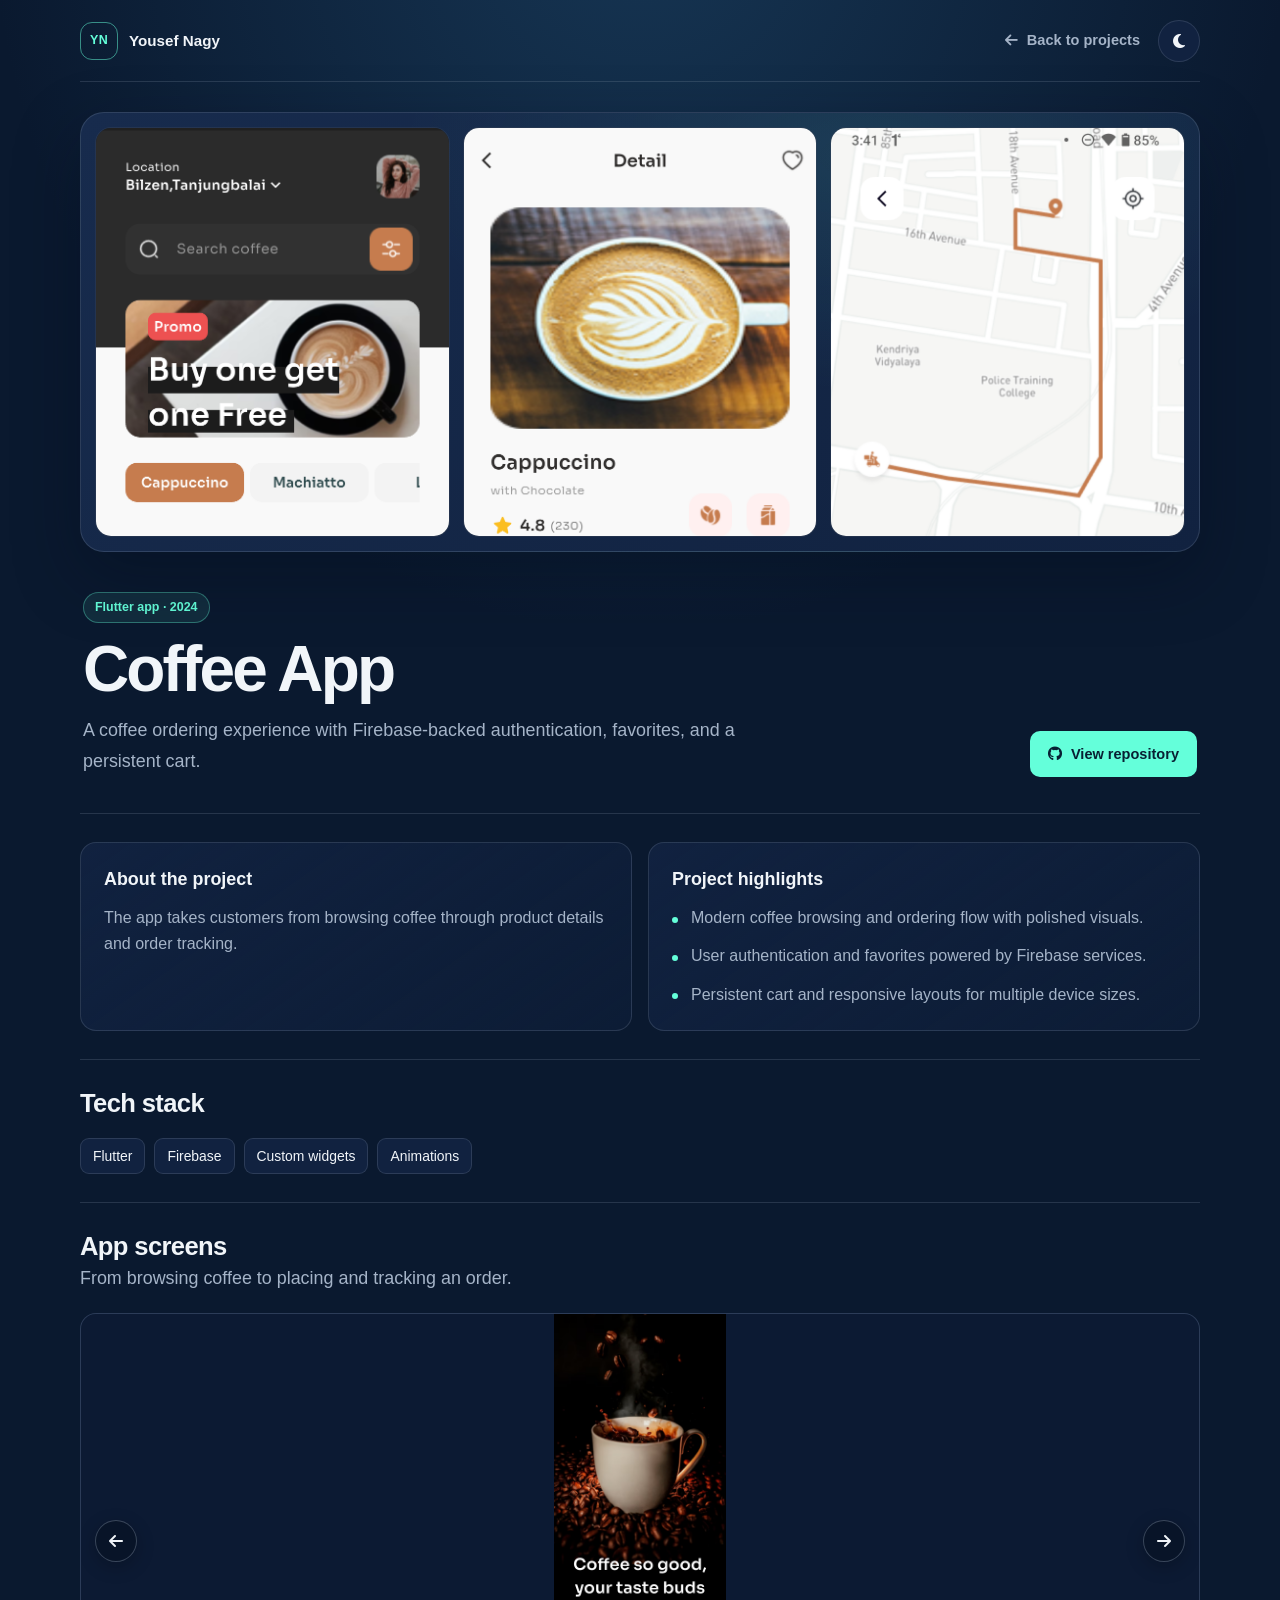
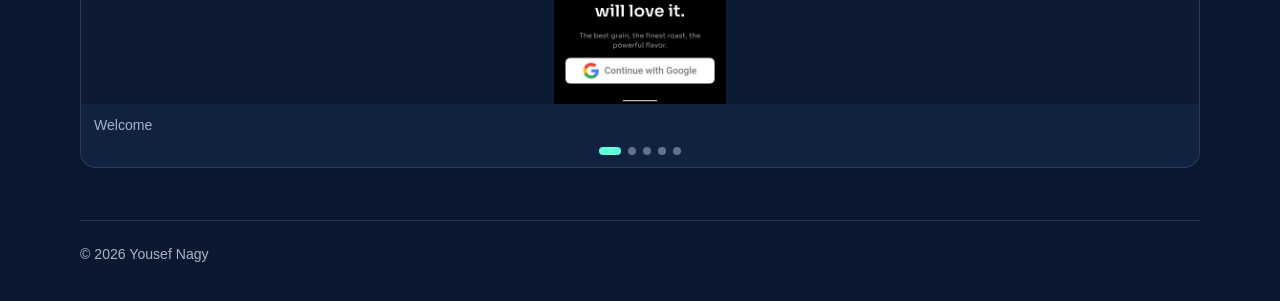
<file: projects/coffee-app.html>
<!DOCTYPE html>
<html lang="en">
<head>
    <meta charset="UTF-8">
    <meta name="viewport" content="width=device-width, initial-scale=1.0">
    <meta name="theme-color" content="#0a192f">
    <meta name="description" content="A Flutter coffee ordering app featuring Firebase authentication, favorites, a persistent cart, and order tracking.">
    <meta property="og:title" content="Coffee App | Yousef Nagy">
    <meta property="og:description" content="A Flutter coffee ordering app featuring Firebase authentication, favorites, a persistent cart, and order tracking.">
    <meta property="og:type" content="article">
    <meta name="twitter:card" content="summary">
    <meta name="twitter:title" content="Coffee App | Yousef Nagy">
    <meta name="twitter:description" content="A Flutter coffee ordering app featuring Firebase authentication, favorites, a persistent cart, and order tracking.">
    <link rel="icon" type="image/svg+xml" href="../favicon.svg">
    <title>Coffee App | Yousef Nagy</title>
    <link rel="stylesheet" href="project-page.css">
    <link rel="stylesheet" href="https://cdnjs.cloudflare.com/ajax/libs/font-awesome/6.4.0/css/all.min.css">
</head>
<body>
    <a class="skip-link" href="#project-content">Skip to main content</a>
    <nav class="container top-bar" aria-label="Main navigation"><a class="brand" href="../index.html"><span class="brand-mark">YN</span><span>Yousef Nagy</span></a><div class="top-actions"><a class="back-link" href="../index.html#projects"><i class="fas fa-arrow-left" aria-hidden="true"></i>Back to projects</a><button id="project-theme-toggle" class="icon-btn" type="button" aria-label="Switch to light theme"><i class="fas fa-moon" aria-hidden="true"></i></button></div></nav>
    <main class="project-page" id="project-content">
        <section class="media-stage media-stage--screens" aria-label="Coffee App screens"><div class="media-feature"><img src="../img/CoffeApp/home.png" alt="Coffee App home and coffee browsing screen" fetchpriority="high"></div><div class="media-detail"><img src="../img/CoffeApp/product details.png" alt="Coffee App product details screen" loading="lazy" decoding="async"></div><div class="media-detail"><img src="../img/CoffeApp/track order.png" alt="Coffee App order tracking screen" loading="lazy" decoding="async"></div></section>
        <header class="project-intro"><div class="intro-copy"><span class="meta-badge">Flutter app · 2024</span><h1>Coffee App</h1><p class="lead">A coffee ordering experience with Firebase-backed authentication, favorites, and a persistent cart.</p></div><div class="actions"><a class="btn btn-primary" href="https://github.com/yousefnagy322/Coffee-App" target="_blank" rel="noopener noreferrer"><i class="fab fa-github" aria-hidden="true"></i>View repository</a></div></header>
        <section class="project-section overview-grid" aria-label="Project overview"><article class="project-panel"><h2>About the project</h2><p>The app takes customers from browsing coffee through product details and order tracking.</p></article><article class="project-panel"><h2>Project highlights</h2><ul class="highlights"><li>Modern coffee browsing and ordering flow with polished visuals.</li><li>User authentication and favorites powered by Firebase services.</li><li>Persistent cart and responsive layouts for multiple device sizes.</li></ul></article></section>
        <section class="project-section"><h2>Tech stack</h2><ul class="stack-list"><li class="chip">Flutter</li><li class="chip">Firebase</li><li class="chip">Custom widgets</li><li class="chip">Animations</li></ul></section>
        <section class="project-section screenshots-section"><div class="section-heading"><div><h2>App screens</h2><p class="lead">From browsing coffee to placing and tracking an order.</p></div><div class="gallery-tools"><span class="gallery-count" data-gallery-count aria-live="polite"></span><button class="gallery-button" data-gallery-prev type="button" aria-label="Previous screenshot" disabled><i class="fas fa-arrow-left" aria-hidden="true"></i></button><button class="gallery-button" data-gallery-next type="button" aria-label="Next screenshot"><i class="fas fa-arrow-right" aria-hidden="true"></i></button></div></div>
            <div class="gallery" data-gallery data-image-carousel id="coffee-gallery" role="region" aria-roledescription="carousel" tabindex="0" aria-label="Coffee App screenshot gallery"><figure class="shot" data-carousel-slide><img src="../img/CoffeApp/Splash.png" alt="Coffee App welcome screen" loading="lazy" decoding="async"><figcaption>Welcome</figcaption></figure><figure class="shot" data-carousel-slide><img src="../img/CoffeApp/home.png" alt="Coffee App coffee browsing screen" loading="lazy" decoding="async"><figcaption>Coffee browsing</figcaption></figure><figure class="shot" data-carousel-slide><img src="../img/CoffeApp/product details.png" alt="Coffee App product details" loading="lazy" decoding="async"><figcaption>Product details</figcaption></figure><figure class="shot" data-carousel-slide><img src="../img/CoffeApp/order summery.png" alt="Coffee App order summary" loading="lazy" decoding="async"><figcaption>Order summary</figcaption></figure><figure class="shot" data-carousel-slide><img src="../img/CoffeApp/track order.png" alt="Coffee App order tracking" loading="lazy" decoding="async"><figcaption>Track order</figcaption></figure></div>
            <div class="carousel-pagination gallery-pagination" data-carousel-pagination aria-label="Choose a Coffee App screenshot"></div>
        </section>
        <footer class="footer-note"><p>© <span id="current-year">2026</span> Yousef Nagy</p></footer>
    </main>
    <script src="project-page.js" defer></script>
    <script src="../image-carousel.js" defer></script>
</body>
</html>
</file>
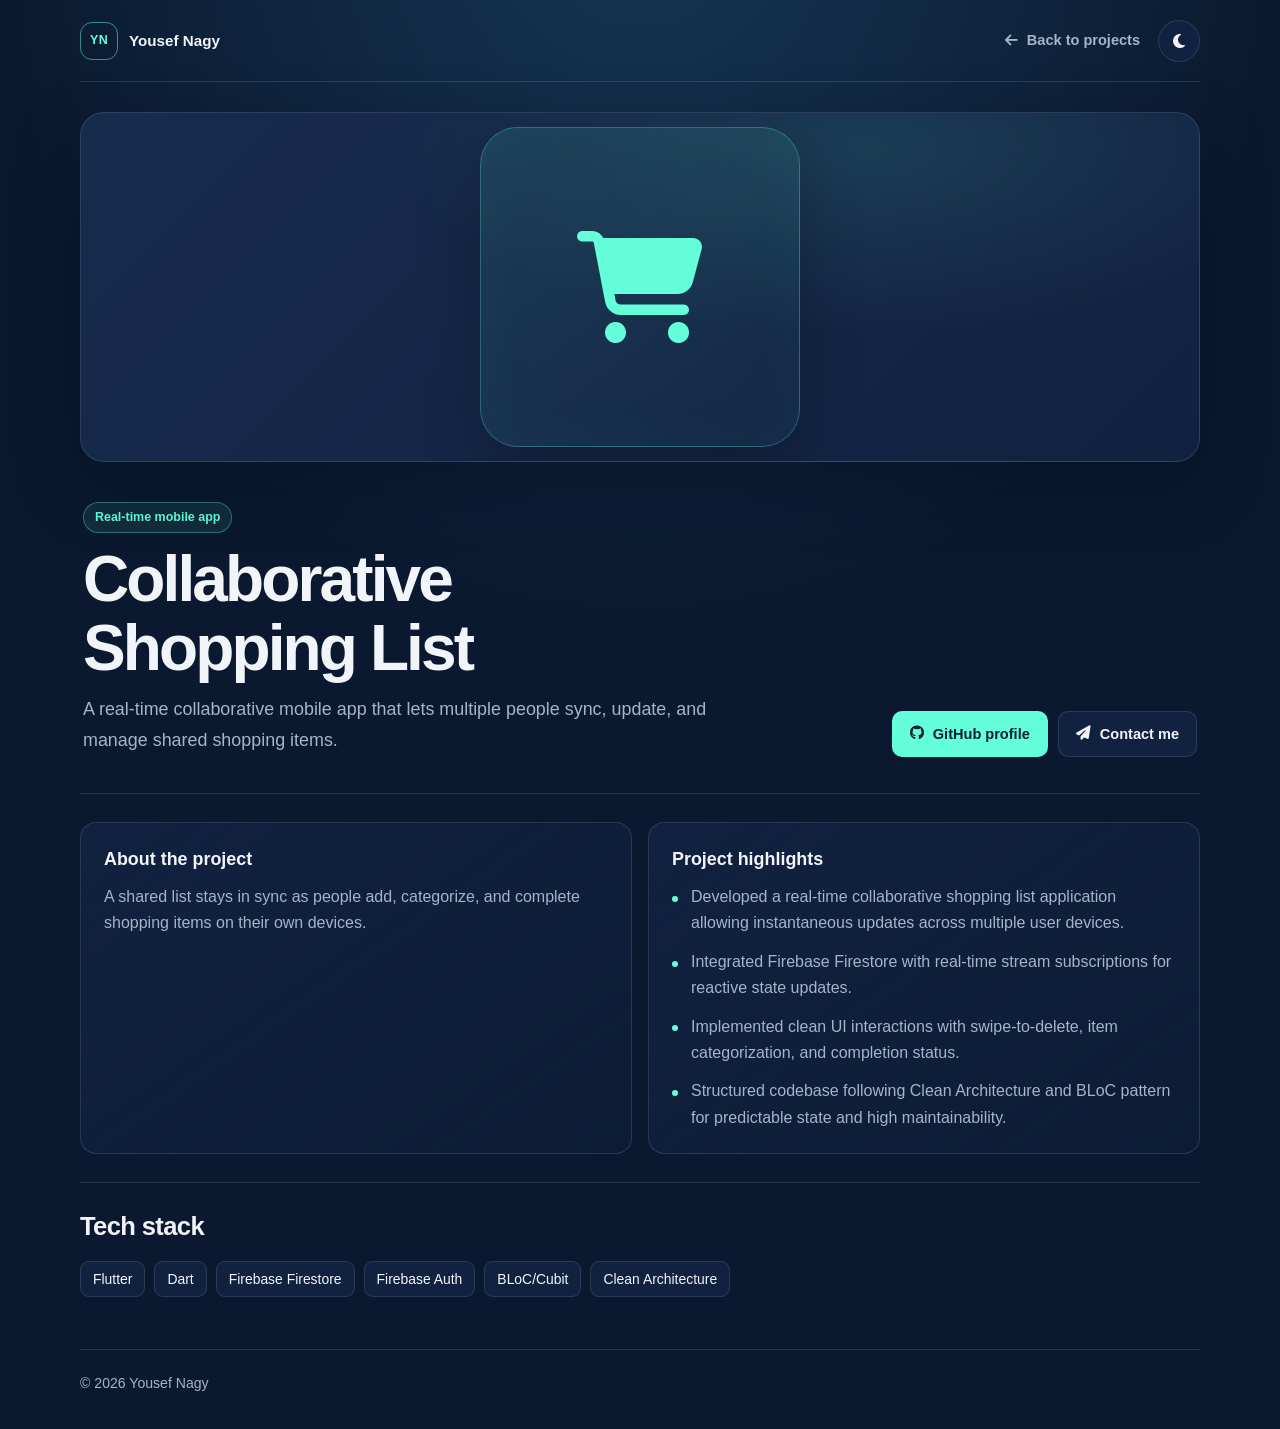
<file: projects/collaborative-shopping-list.html>
<!DOCTYPE html>
<html lang="en">
<head>
    <meta charset="UTF-8">
    <meta name="viewport" content="width=device-width, initial-scale=1.0">
    <meta name="theme-color" content="#0a192f">
    <meta name="description" content="A Flutter shopping list app for shared lists, multi-device synchronization, live updates, and item status tracking with Firebase Firestore.">
    <meta property="og:title" content="Collaborative Shopping List | Yousef Nagy">
    <meta property="og:description" content="A Flutter shopping list app for shared lists, multi-device synchronization, live updates, and item status tracking with Firebase Firestore.">
    <meta property="og:type" content="article">
    <meta name="twitter:card" content="summary">
    <meta name="twitter:title" content="Collaborative Shopping List | Yousef Nagy">
    <meta name="twitter:description" content="A Flutter shopping list app for shared lists, multi-device synchronization, live updates, and item status tracking with Firebase Firestore.">
    <link rel="icon" type="image/svg+xml" href="../favicon.svg">
    <title>Collaborative Shopping List | Yousef Nagy</title>
    <link rel="stylesheet" href="project-page.css">
    <link rel="stylesheet" href="https://cdnjs.cloudflare.com/ajax/libs/font-awesome/6.4.0/css/all.min.css">
</head>
<body>
    <a class="skip-link" href="#project-content">Skip to main content</a>
    <nav class="container top-bar" aria-label="Main navigation"><a class="brand" href="../index.html"><span class="brand-mark">YN</span><span>Yousef Nagy</span></a><div class="top-actions"><a class="back-link" href="../index.html#projects"><i class="fas fa-arrow-left" aria-hidden="true"></i>Back to projects</a><button id="project-theme-toggle" class="icon-btn" type="button" aria-label="Switch to light theme"><i class="fas fa-moon" aria-hidden="true"></i></button></div></nav>
    <main class="project-page" id="project-content">
        <section class="media-stage media-stage--illustration" aria-label="Collaborative Shopping List project illustration"><div class="project-mark-art" aria-hidden="true"><i class="fas fa-cart-shopping"></i></div></section>
        <header class="project-intro"><div class="intro-copy"><span class="meta-badge">Real-time mobile app</span><h1>Collaborative Shopping List</h1><p class="lead">A real-time collaborative mobile app that lets multiple people sync, update, and manage shared shopping items.</p></div><div class="actions"><a class="btn btn-primary" href="https://github.com/yousefnagy322" target="_blank" rel="noopener noreferrer"><i class="fab fa-github" aria-hidden="true"></i>GitHub profile</a><a class="btn btn-secondary" href="../index.html#contact"><i class="fas fa-paper-plane" aria-hidden="true"></i>Contact me</a></div></header>
        <section class="project-section overview-grid" aria-label="Project overview"><article class="project-panel"><h2>About the project</h2><p>A shared list stays in sync as people add, categorize, and complete shopping items on their own devices.</p></article><article class="project-panel"><h2>Project highlights</h2><ul class="highlights"><li>Developed a real-time collaborative shopping list application allowing instantaneous updates across multiple user devices.</li><li>Integrated Firebase Firestore with real-time stream subscriptions for reactive state updates.</li><li>Implemented clean UI interactions with swipe-to-delete, item categorization, and completion status.</li><li>Structured codebase following Clean Architecture and BLoC pattern for predictable state and high maintainability.</li></ul></article></section>
        <section class="project-section"><h2>Tech stack</h2><ul class="stack-list"><li class="chip">Flutter</li><li class="chip">Dart</li><li class="chip">Firebase Firestore</li><li class="chip">Firebase Auth</li><li class="chip">BLoC/Cubit</li><li class="chip">Clean Architecture</li></ul></section>
        <footer class="footer-note"><p>© <span id="current-year">2026</span> Yousef Nagy</p></footer>
    </main>
    <script src="project-page.js" defer></script>
</body>
</html>
</file>
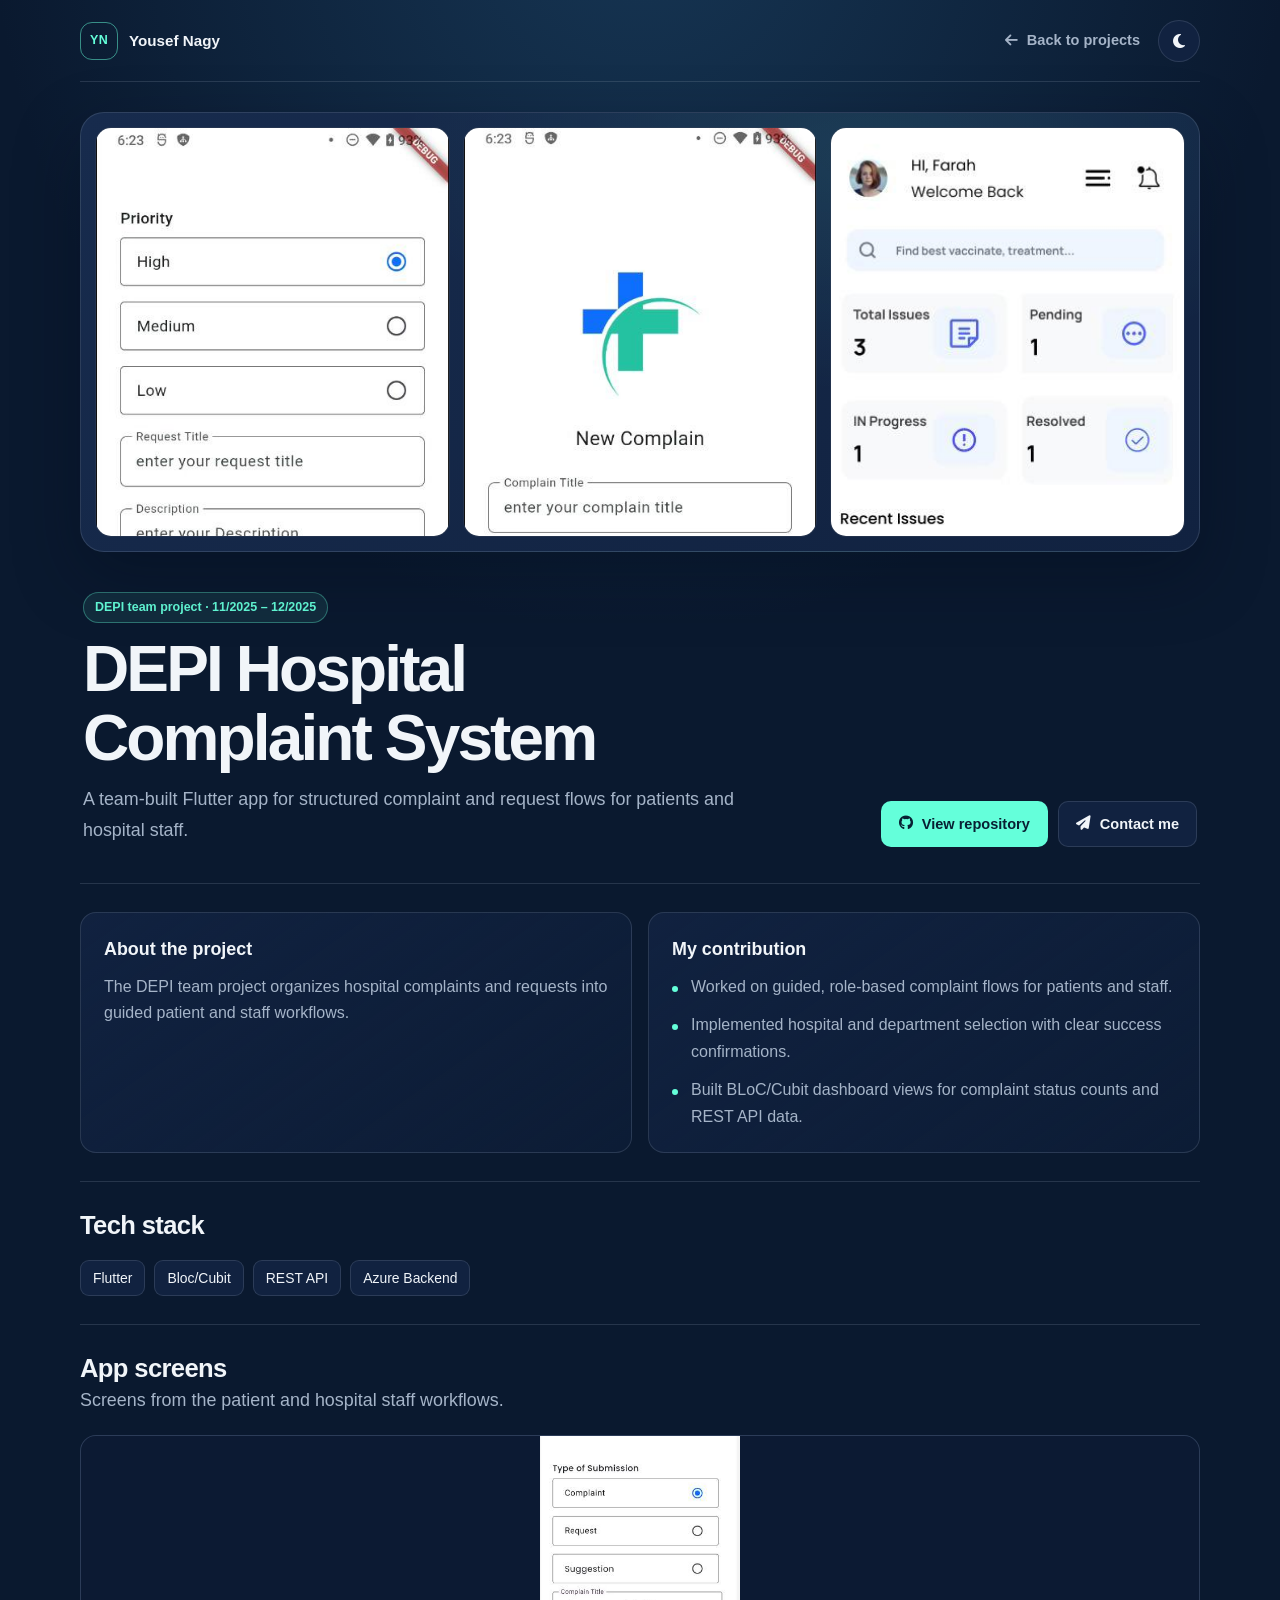
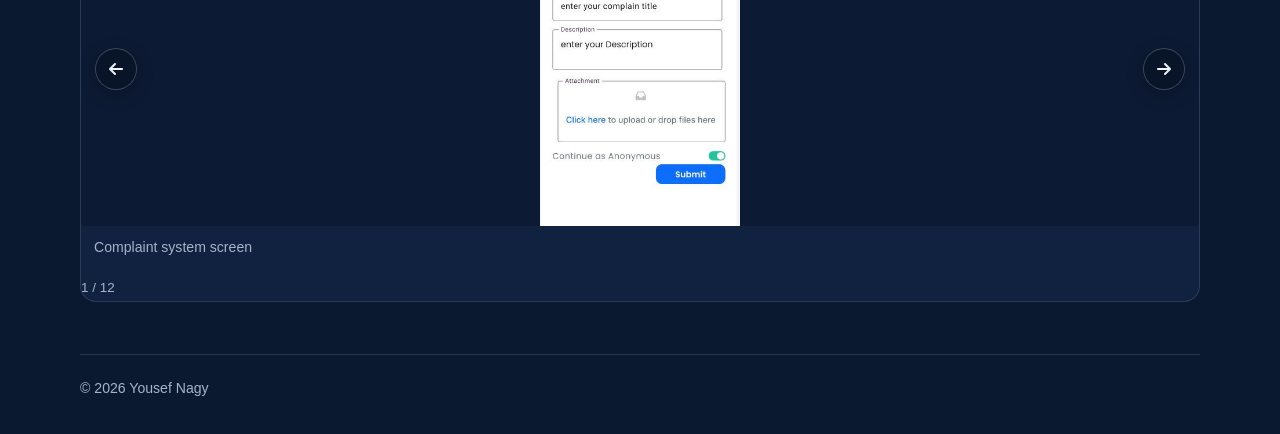
<file: projects/depi-hospital-complaint-system.html>
<!DOCTYPE html>
<html lang="en">
<head>
    <meta charset="UTF-8">
    <meta name="viewport" content="width=device-width, initial-scale=1.0">
    <meta name="theme-color" content="#0a192f">
    <meta name="description" content="A DEPI team project: a Flutter app organizing hospital complaints and requests into guided patient and staff workflows.">
    <meta property="og:title" content="DEPI Hospital Complaint System | Yousef Nagy">
    <meta property="og:description" content="A DEPI team project: a Flutter app organizing hospital complaints and requests into guided patient and staff workflows.">
    <meta property="og:type" content="article">
    <meta name="twitter:card" content="summary">
    <meta name="twitter:title" content="DEPI Hospital Complaint System | Yousef Nagy">
    <meta name="twitter:description" content="A DEPI team project: a Flutter app organizing hospital complaints and requests into guided patient and staff workflows.">
    <link rel="icon" type="image/svg+xml" href="../favicon.svg">
    <title>DEPI Hospital Complaint System | Yousef Nagy</title>
    <link rel="stylesheet" href="project-page.css">
    <link rel="stylesheet" href="https://cdnjs.cloudflare.com/ajax/libs/font-awesome/6.4.0/css/all.min.css">
</head>
<body>
    <a class="skip-link" href="#project-content">Skip to main content</a>
    <nav class="container top-bar" aria-label="Main navigation">
        <a class="brand" href="../index.html"><span class="brand-mark">YN</span><span>Yousef Nagy</span></a>
        <div class="top-actions"><a class="back-link" href="../index.html#projects"><i class="fas fa-arrow-left" aria-hidden="true"></i>Back to projects</a><button id="project-theme-toggle" class="icon-btn" type="button" aria-label="Switch to light theme"><i class="fas fa-moon" aria-hidden="true"></i></button></div>
    </nav>
    <main class="project-page" id="project-content">
        <section class="media-stage media-stage--screens" aria-label="Hospital Complaint System app screens">
            <div class="media-feature"><img src="../img/Hospital/WhatsApp Image 2026-10-18 at 11.35.38 PM (3).jpeg" alt="Hospital complaint submission screen" fetchpriority="high"></div>
            <div class="media-detail"><img src="../img/Hospital/WhatsApp Image 2026-10-18 at 11.35.38 PM (2).jpeg" alt="Hospital request form with priority selection" loading="lazy" decoding="async"></div>
            <div class="media-detail"><img src="../img/Hospital/WhatsApp Image 2026-10-18 at 11.35.39 PM.jpeg" alt="Hospital staff application screen" loading="lazy" decoding="async"></div>
        </section>
        <header class="project-intro">
            <div class="intro-copy"><span class="meta-badge">DEPI team project · 11/2025 – 12/2025</span><h1>DEPI Hospital Complaint System</h1><p class="lead">A team-built Flutter app for structured complaint and request flows for patients and hospital staff.</p></div>
            <div class="actions"><a class="btn btn-primary" href="https://github.com/mohameds123/DEPI-Hospital-Complaint-system" target="_blank" rel="noopener noreferrer"><i class="fab fa-github" aria-hidden="true"></i>View repository</a><a class="btn btn-secondary" href="../index.html#contact"><i class="fas fa-paper-plane" aria-hidden="true"></i>Contact me</a></div>
        </header>
        <section class="project-section overview-grid" aria-label="Project overview">
            <article class="project-panel"><h2>About the project</h2><p>The DEPI team project organizes hospital complaints and requests into guided patient and staff workflows.</p></article>
            <article class="project-panel"><h2>My contribution</h2><ul class="highlights"><li>Worked on guided, role-based complaint flows for patients and staff.</li><li>Implemented hospital and department selection with clear success confirmations.</li><li>Built BLoC/Cubit dashboard views for complaint status counts and REST API data.</li></ul></article>
        </section>
        <section class="project-section"><h2>Tech stack</h2><ul class="stack-list"><li class="chip">Flutter</li><li class="chip">Bloc/Cubit</li><li class="chip">REST API</li><li class="chip">Azure Backend</li></ul></section>
        <section class="project-section screenshots-section">
            <div class="section-heading"><div><h2>App screens</h2><p class="lead">Screens from the patient and hospital staff workflows.</p></div><div class="gallery-tools"><span class="gallery-count" data-gallery-count aria-live="polite"></span><button class="gallery-button" data-gallery-prev type="button" aria-label="Previous screenshot" disabled><i class="fas fa-arrow-left" aria-hidden="true"></i></button><button class="gallery-button" data-gallery-next type="button" aria-label="Next screenshot"><i class="fas fa-arrow-right" aria-hidden="true"></i></button></div></div>
            <div class="gallery" data-gallery data-image-carousel id="hospital-gallery" role="region" aria-roledescription="carousel" tabindex="0" aria-label="Hospital Complaint System screenshot gallery">
                <figure class="shot"><img src="../img/Hospital/WhatsApp Image 2026-10-18 at 11.35.38 PM.jpeg" alt="Hospital Complaint System app screen" loading="lazy" decoding="async"><figcaption>Complaint system screen</figcaption></figure>
                <figure class="shot"><img src="../img/Hospital/WhatsApp Image 2026-10-18 at 11.35.38 PM (1).jpeg" alt="Hospital Complaint System app screen" loading="lazy" decoding="async"><figcaption>Complaint system screen</figcaption></figure>
                <figure class="shot"><img src="../img/Hospital/WhatsApp Image 2026-10-18 at 11.35.38 PM (2).jpeg" alt="Hospital Complaint System app screen" loading="lazy" decoding="async"><figcaption>Complaint system screen</figcaption></figure>
                <figure class="shot"><img src="../img/Hospital/WhatsApp Image 2026-10-18 at 11.35.38 PM (3).jpeg" alt="Hospital Complaint System app screen" loading="lazy" decoding="async"><figcaption>Complaint system screen</figcaption></figure>
                <figure class="shot"><img src="../img/Hospital/WhatsApp Image 2026-10-18 at 11.35.38 PM (4).jpeg" alt="Hospital Complaint System app screen" loading="lazy" decoding="async"><figcaption>Complaint system screen</figcaption></figure>
                <figure class="shot"><img src="../img/Hospital/WhatsApp Image 2026-10-18 at 11.35.38 PM (5).jpeg" alt="Hospital Complaint System app screen" loading="lazy" decoding="async"><figcaption>Complaint system screen</figcaption></figure>
                <figure class="shot"><img src="../img/Hospital/WhatsApp Image 2026-10-18 at 11.35.39 PM.jpeg" alt="Hospital Complaint System staff screen" loading="lazy" decoding="async"><figcaption>Hospital staff screen</figcaption></figure>
                <figure class="shot"><img src="../img/Hospital/WhatsApp Image 2026-10-18 at 11.35.39 PM (1).jpeg" alt="Hospital Complaint System app screen" loading="lazy" decoding="async"><figcaption>Complaint system screen</figcaption></figure>
                <figure class="shot"><img src="../img/Hospital/WhatsApp Image 2026-10-18 at 11.35.39 PM (2).jpeg" alt="Hospital Complaint System app screen" loading="lazy" decoding="async"><figcaption>Complaint system screen</figcaption></figure>
                <figure class="shot"><img src="../img/Hospital/WhatsApp Image 2026-10-18 at 11.35.39 PM (3).jpeg" alt="Hospital Complaint System app screen" loading="lazy" decoding="async"><figcaption>Complaint system screen</figcaption></figure>
                <figure class="shot"><img src="../img/Hospital/WhatsApp Image 2026-10-18 at 11.35.39 PM (4).jpeg" alt="Hospital Complaint System app screen" loading="lazy" decoding="async"><figcaption>Complaint system screen</figcaption></figure>
                <figure class="shot"><img src="../img/Hospital/WhatsApp Image 2026-10-18 at 11.35.39 PM (5).jpeg" alt="Hospital Complaint System app screen" loading="lazy" decoding="async"><figcaption>Complaint system screen</figcaption></figure>
            </div>
            <div class="carousel-pagination gallery-pagination" data-carousel-pagination aria-label="Choose a Hospital Complaint System screenshot"></div>
        </section>
        <footer class="footer-note"><p>© <span id="current-year">2026</span> Yousef Nagy</p></footer>
    </main>
    <script src="project-page.js" defer></script>
    <script src="../image-carousel.js" defer></script>
</body>
</html>
</file>
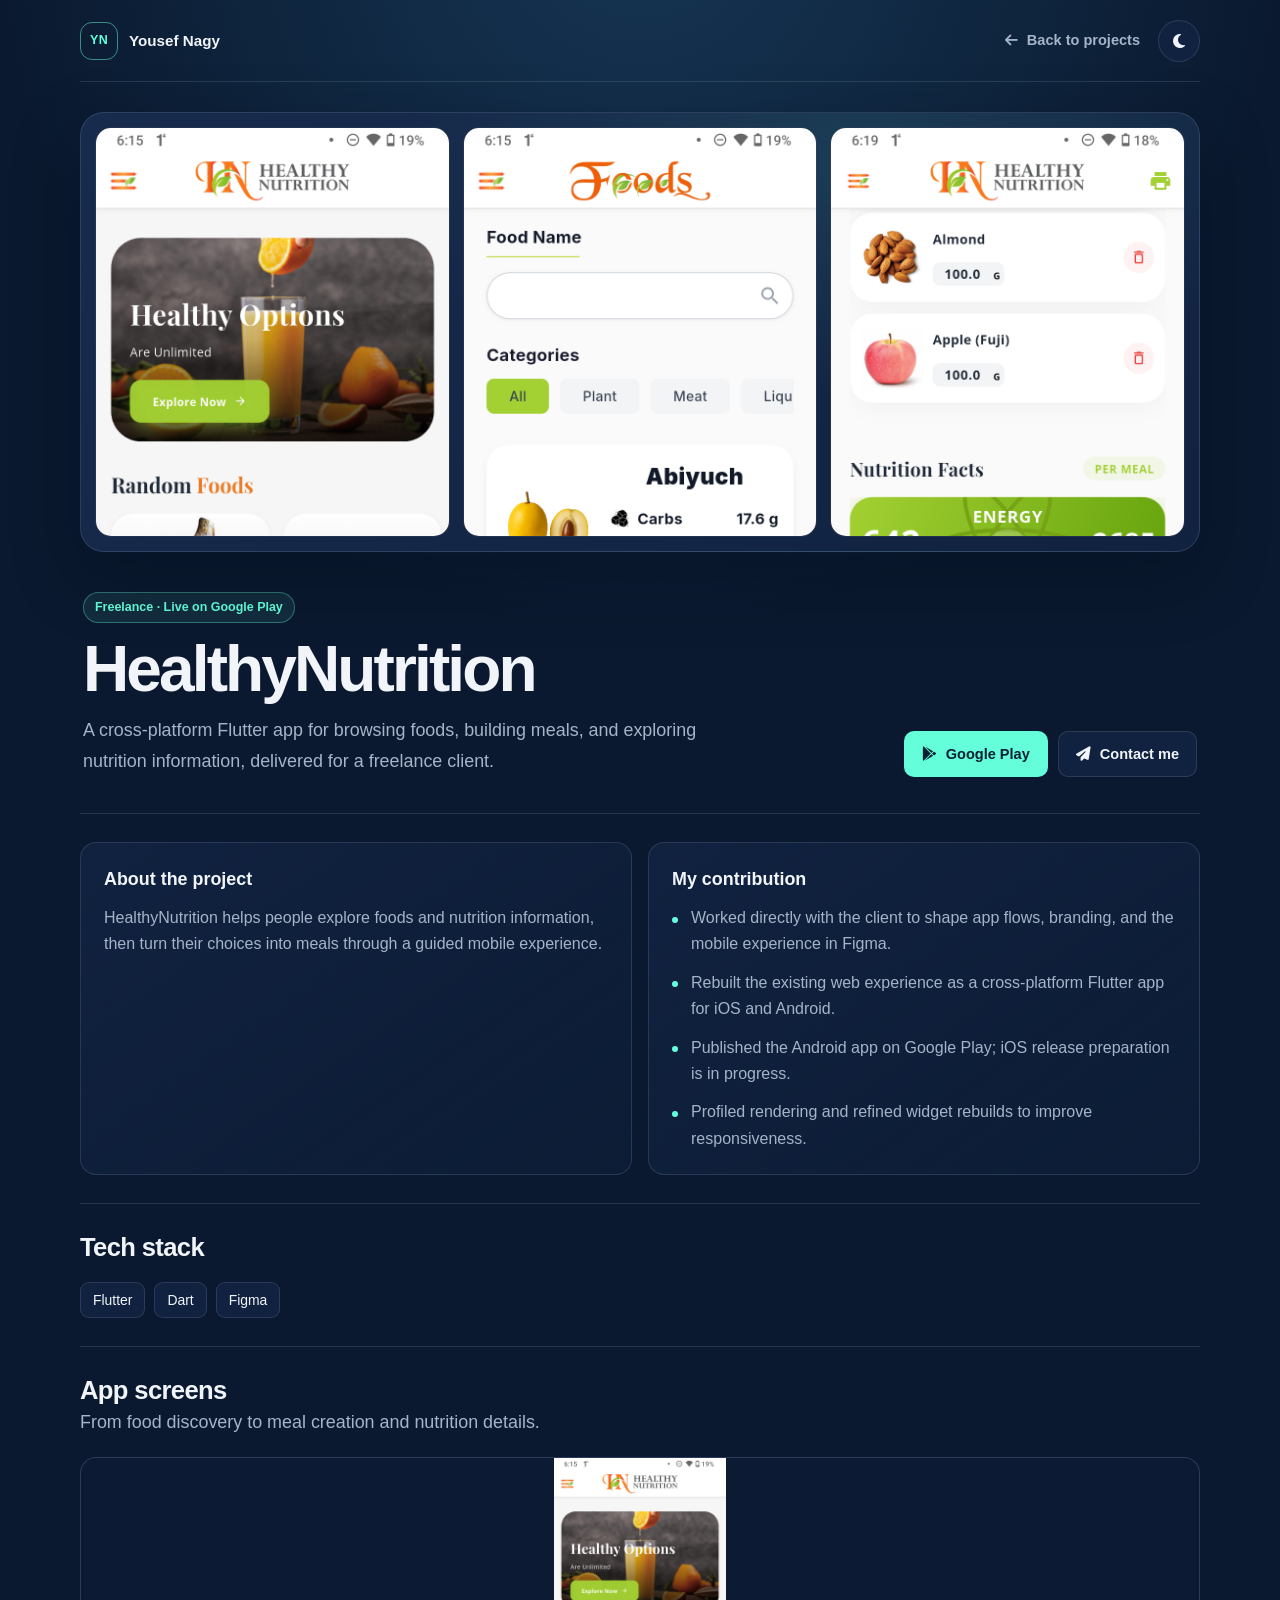
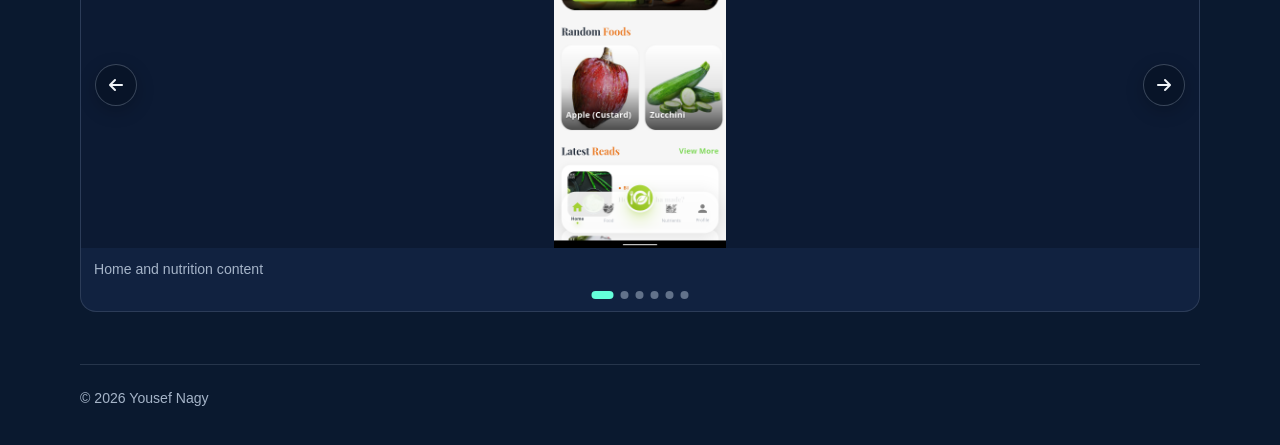
<file: projects/healthynutrition-freelance.html>
<!DOCTYPE html>
<html lang="en">
<head>
    <meta charset="UTF-8">
    <meta name="viewport" content="width=device-width, initial-scale=1.0">
    <meta name="theme-color" content="#0a192f">
    <meta name="description" content="A freelance Flutter app for exploring foods, building meals, and viewing nutrition information, available on Google Play.">
    <meta property="og:title" content="HealthyNutrition | Yousef Nagy">
    <meta property="og:description" content="A freelance Flutter app for exploring foods, building meals, and viewing nutrition information, available on Google Play.">
    <meta property="og:type" content="article">
    <meta name="twitter:card" content="summary">
    <meta name="twitter:title" content="HealthyNutrition | Yousef Nagy">
    <meta name="twitter:description" content="A freelance Flutter app for exploring foods, building meals, and viewing nutrition information, available on Google Play.">
    <link rel="icon" type="image/svg+xml" href="../favicon.svg">
    <title>HealthyNutrition | Yousef Nagy</title>
    <link rel="stylesheet" href="project-page.css">
    <link rel="stylesheet" href="https://cdnjs.cloudflare.com/ajax/libs/font-awesome/6.4.0/css/all.min.css">
</head>
<body>
    <a class="skip-link" href="#project-content">Skip to main content</a>
    <nav class="container top-bar" aria-label="Main navigation">
        <a class="brand" href="../index.html"><span class="brand-mark">YN</span><span>Yousef Nagy</span></a>
        <div class="top-actions">
            <a class="back-link" href="../index.html#projects"><i class="fas fa-arrow-left" aria-hidden="true"></i>Back to projects</a>
            <button id="project-theme-toggle" class="icon-btn" type="button" aria-label="Switch to light theme"><i class="fas fa-moon" aria-hidden="true"></i></button>
        </div>
    </nav>
    <main class="project-page" id="project-content">
        <section class="media-stage media-stage--screens" aria-label="HealthyNutrition app screens">
            <div class="media-feature"><img src="../img/HealthyNutrition/home page.png" alt="HealthyNutrition home screen" fetchpriority="high"></div>
            <div class="media-detail"><img src="../img/HealthyNutrition/food page.png" alt="HealthyNutrition food browsing screen" loading="lazy" decoding="async"></div>
            <div class="media-detail"><img src="../img/HealthyNutrition/meal maker.png" alt="HealthyNutrition meal builder screen" loading="lazy" decoding="async"></div>
        </section>
        <header class="project-intro">
            <div class="intro-copy">
                <span class="meta-badge">Freelance · Live on Google Play</span>
                <h1>HealthyNutrition</h1>
                <p class="lead">A cross-platform Flutter app for browsing foods, building meals, and exploring nutrition information, delivered for a freelance client.</p>
            </div>
            <div class="actions">
                <a class="btn btn-primary" href="https://play.google.com/store/apps/details?id=com.abdelrahman.healthy_nutrition&amp;pli=1" target="_blank" rel="noopener noreferrer"><i class="fab fa-google-play" aria-hidden="true"></i>Google Play</a>
                <a class="btn btn-secondary" href="../index.html#contact"><i class="fas fa-paper-plane" aria-hidden="true"></i>Contact me</a>
            </div>
        </header>
        <section class="project-section overview-grid" aria-label="Project overview">
            <article class="project-panel"><h2>About the project</h2><p>HealthyNutrition helps people explore foods and nutrition information, then turn their choices into meals through a guided mobile experience.</p></article>
            <article class="project-panel"><h2>My contribution</h2><ul class="highlights"><li>Worked directly with the client to shape app flows, branding, and the mobile experience in Figma.</li><li>Rebuilt the existing web experience as a cross-platform Flutter app for iOS and Android.</li><li>Published the Android app on Google Play; iOS release preparation is in progress.</li><li>Profiled rendering and refined widget rebuilds to improve responsiveness.</li></ul></article>
        </section>
        <section class="project-section">
            <h2>Tech stack</h2>
            <ul class="stack-list"><li class="chip">Flutter</li><li class="chip">Dart</li><li class="chip">Figma</li></ul>
        </section>
        <section class="project-section screenshots-section">
            <div class="section-heading"><div><h2>App screens</h2><p class="lead">From food discovery to meal creation and nutrition details.</p></div><div class="gallery-tools"><span class="gallery-count" data-gallery-count aria-live="polite"></span><button class="gallery-button" data-gallery-prev type="button" aria-label="Previous screenshot" disabled><i class="fas fa-arrow-left" aria-hidden="true"></i></button><button class="gallery-button" data-gallery-next type="button" aria-label="Next screenshot"><i class="fas fa-arrow-right" aria-hidden="true"></i></button></div></div>
            <div class="gallery" data-gallery data-image-carousel id="healthy-gallery" role="region" aria-roledescription="carousel" tabindex="0" aria-label="HealthyNutrition screenshot gallery">
                <figure class="shot"><img src="../img/HealthyNutrition/home page.png" alt="HealthyNutrition home and nutrition content" loading="lazy" decoding="async"><figcaption>Home and nutrition content</figcaption></figure>
                <figure class="shot"><img src="../img/HealthyNutrition/food page.png" alt="HealthyNutrition food browsing screen" loading="lazy" decoding="async"><figcaption>Food browsing</figcaption></figure>
                <figure class="shot"><img src="../img/HealthyNutrition/food_detail page.png" alt="HealthyNutrition food detail and nutrition information" loading="lazy" decoding="async"><figcaption>Food details</figcaption></figure>
                <figure class="shot"><img src="../img/HealthyNutrition/meal maker.png" alt="HealthyNutrition meal creation screen" loading="lazy" decoding="async"><figcaption>Meal creation</figcaption></figure>
                <figure class="shot"><img src="../img/HealthyNutrition/nutrients page.png" alt="HealthyNutrition nutrients overview" loading="lazy" decoding="async"><figcaption>Nutrients overview</figcaption></figure>
                <figure class="shot"><img src="../img/HealthyNutrition/advanced search.png" alt="HealthyNutrition advanced food search" loading="lazy" decoding="async"><figcaption>Advanced search</figcaption></figure>
            </div>
            <div class="carousel-pagination gallery-pagination" data-carousel-pagination aria-label="Choose a HealthyNutrition screenshot"></div>
        </section>
        <footer class="footer-note"><p>© <span id="current-year">2026</span> Yousef Nagy</p></footer>
    </main>
    <script src="project-page.js" defer></script>
    <script src="../image-carousel.js" defer></script>
</body>
</html>
</file>
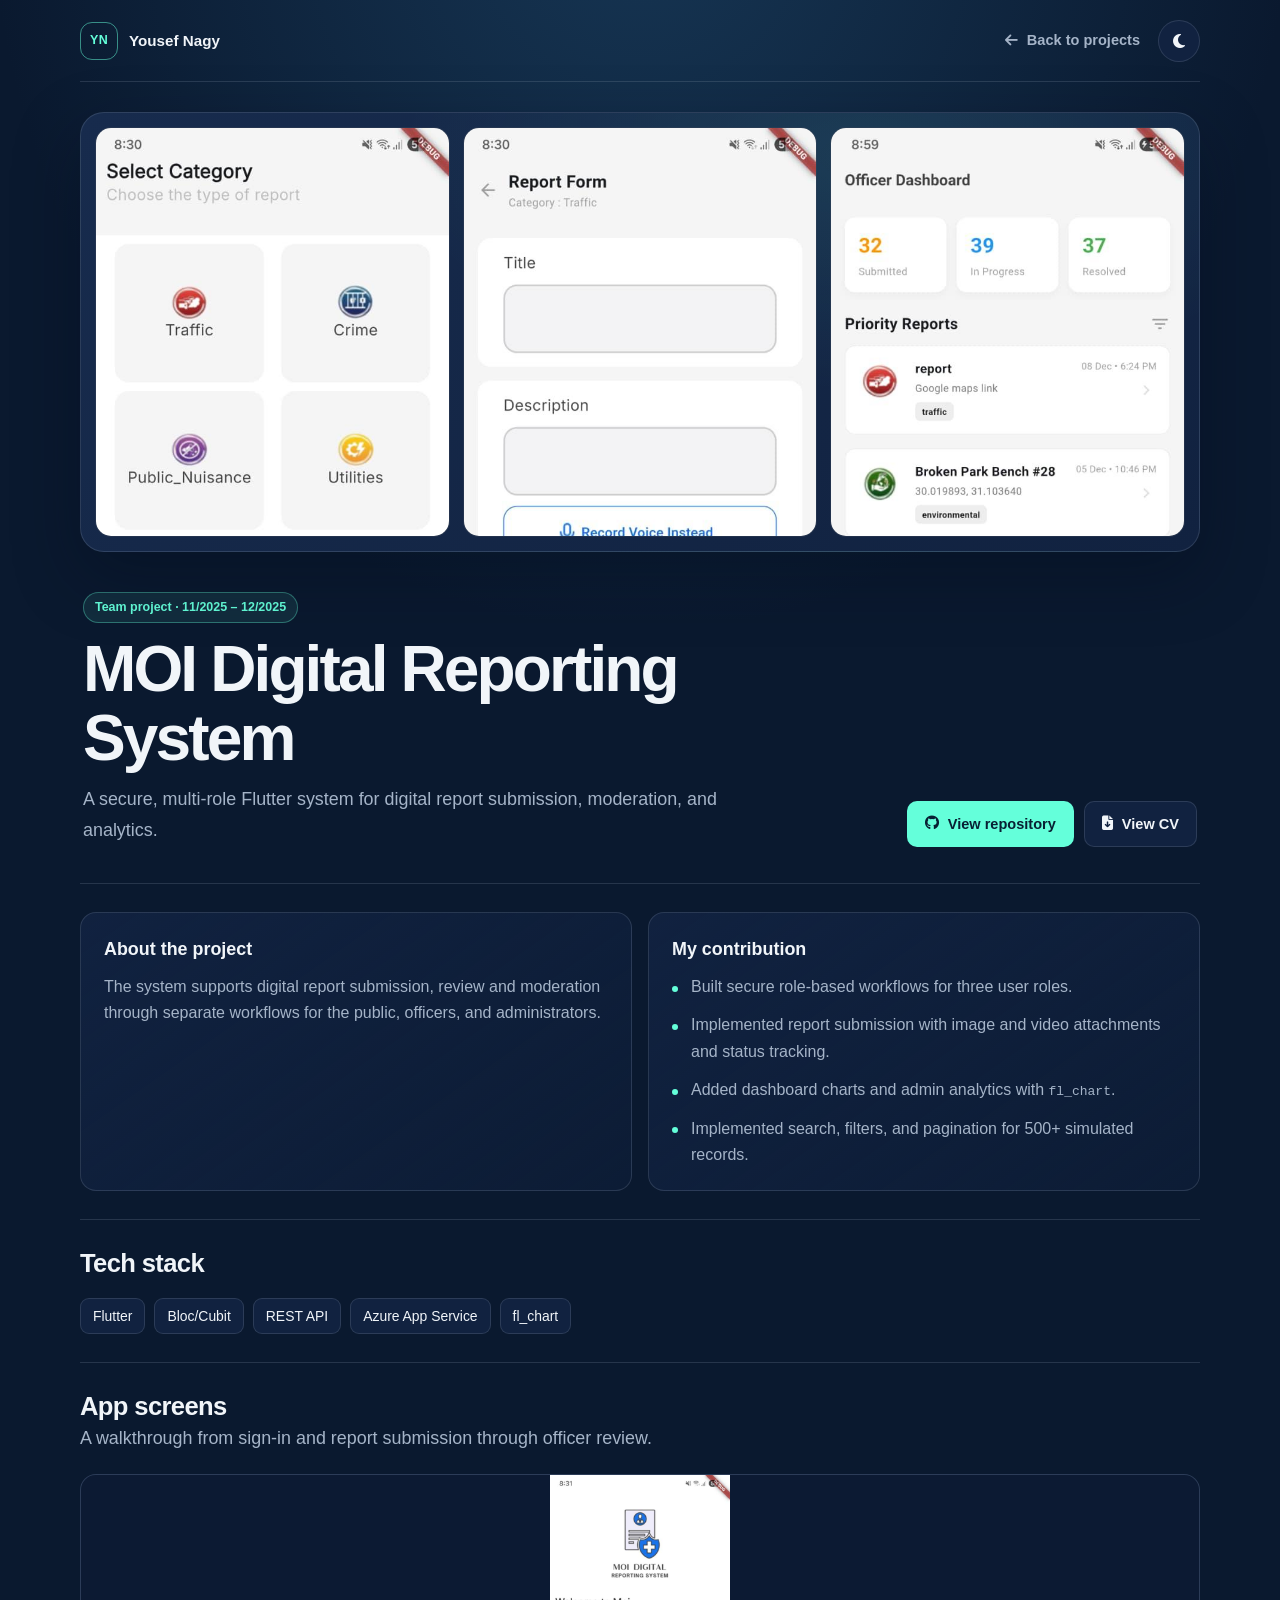
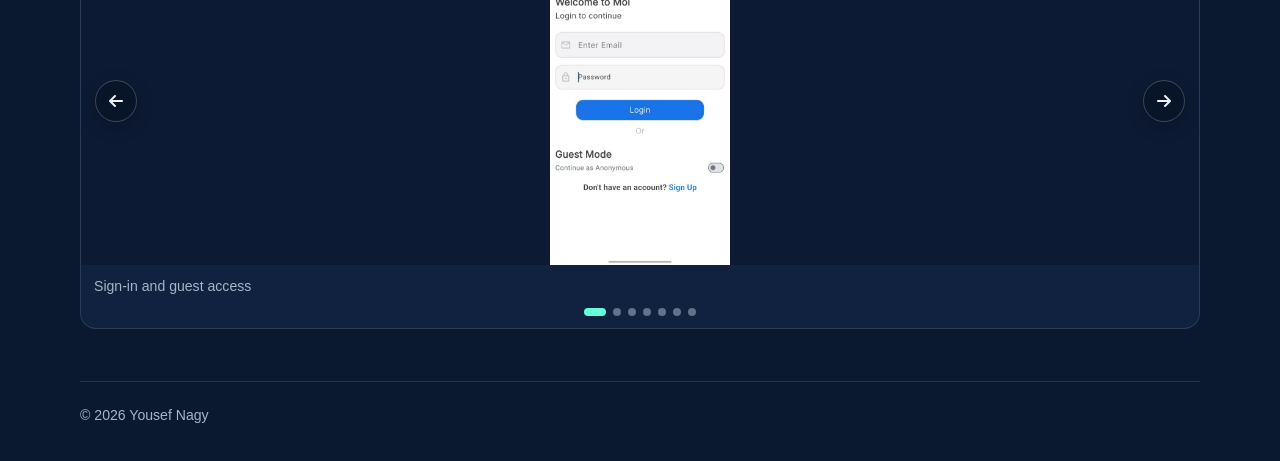
<file: projects/moi-digital-reporting-system.html>
<!DOCTYPE html>
<html lang="en">
<head>
    <meta charset="UTF-8">
    <meta name="viewport" content="width=device-width, initial-scale=1.0">
    <meta name="theme-color" content="#0a192f">
    <meta name="description" content="A Flutter digital reporting project for submitting reports, viewing report status, and supporting officer review workflows.">
    <meta property="og:title" content="MOI Digital Reporting System | Yousef Nagy">
    <meta property="og:description" content="A Flutter digital reporting project for submitting reports, viewing report status, and supporting officer review workflows.">
    <meta property="og:type" content="article">
    <meta name="twitter:card" content="summary">
    <meta name="twitter:title" content="MOI Digital Reporting System | Yousef Nagy">
    <meta name="twitter:description" content="A Flutter digital reporting project for submitting reports, viewing report status, and supporting officer review workflows.">
    <link rel="icon" type="image/svg+xml" href="../favicon.svg">
    <title>MOI Digital Reporting System | Yousef Nagy</title>
    <link rel="stylesheet" href="project-page.css">
    <link rel="stylesheet" href="https://cdnjs.cloudflare.com/ajax/libs/font-awesome/6.4.0/css/all.min.css">
</head>
<body>
    <a class="skip-link" href="#project-content">Skip to main content</a>
    <nav class="container top-bar" aria-label="Main navigation">
        <a class="brand" href="../index.html"><span class="brand-mark">YN</span><span>Yousef Nagy</span></a>
        <div class="top-actions"><a class="back-link" href="../index.html#projects"><i class="fas fa-arrow-left" aria-hidden="true"></i>Back to projects</a><button id="project-theme-toggle" class="icon-btn" type="button" aria-label="Switch to light theme"><i class="fas fa-moon" aria-hidden="true"></i></button></div>
    </nav>
    <main class="project-page" id="project-content">
        <section class="media-stage media-stage--screens" aria-label="MOI Digital Reporting System app screens">
            <div class="media-feature"><img src="../img/MOI/home.jpeg" alt="MOI report category selection screen" fetchpriority="high"></div>
            <div class="media-detail"><img src="../img/MOI/reporn form.jpeg" alt="MOI report submission form" loading="lazy" decoding="async"></div>
            <div class="media-detail"><img src="../img/MOI/officer dashboard.jpeg" alt="MOI officer dashboard" loading="lazy" decoding="async"></div>
        </section>
        <header class="project-intro">
            <div class="intro-copy"><span class="meta-badge">Team project · 11/2025 – 12/2025</span><h1>MOI Digital Reporting System</h1><p class="lead">A secure, multi-role Flutter system for digital report submission, moderation, and analytics.</p></div>
            <div class="actions"><a class="btn btn-primary" href="https://github.com/yousefnagy322/DEPI-MOI-Digital-Report-System" target="_blank" rel="noopener noreferrer"><i class="fab fa-github" aria-hidden="true"></i>View repository</a><a class="btn btn-secondary" href="../YOUSEF_NAGY_CV.pdf" target="_blank" rel="noopener noreferrer"><i class="fas fa-file-download" aria-hidden="true"></i>View CV</a></div>
        </header>
        <section class="project-section overview-grid" aria-label="Project overview">
            <article class="project-panel"><h2>About the project</h2><p>The system supports digital report submission, review and moderation through separate workflows for the public, officers, and administrators.</p></article>
            <article class="project-panel"><h2>My contribution</h2><ul class="highlights"><li>Built secure role-based workflows for three user roles.</li><li>Implemented report submission with image and video attachments and status tracking.</li><li>Added dashboard charts and admin analytics with <code>fl_chart</code>.</li><li>Implemented search, filters, and pagination for 500+ simulated records.</li></ul></article>
        </section>
        <section class="project-section"><h2>Tech stack</h2><ul class="stack-list"><li class="chip">Flutter</li><li class="chip">Bloc/Cubit</li><li class="chip">REST API</li><li class="chip">Azure App Service</li><li class="chip">fl_chart</li></ul></section>
        <section class="project-section screenshots-section">
            <div class="section-heading"><div><h2>App screens</h2><p class="lead">A walkthrough from sign-in and report submission through officer review.</p></div><div class="gallery-tools"><span class="gallery-count" data-gallery-count aria-live="polite"></span><button class="gallery-button" data-gallery-prev type="button" aria-label="Previous screenshot" disabled><i class="fas fa-arrow-left" aria-hidden="true"></i></button><button class="gallery-button" data-gallery-next type="button" aria-label="Next screenshot"><i class="fas fa-arrow-right" aria-hidden="true"></i></button></div></div>
            <div class="gallery" data-gallery data-image-carousel id="moi-gallery" role="region" aria-roledescription="carousel" tabindex="0" aria-label="MOI screenshot gallery">
                <figure class="shot"><img src="../img/MOI/login.jpeg" alt="MOI sign-in screen with guest access" loading="lazy" decoding="async"><figcaption>Sign-in and guest access</figcaption></figure>
                <figure class="shot"><img src="../img/MOI/reporn form.jpeg" alt="MOI report submission form" loading="lazy" decoding="async"><figcaption>Report submission</figcaption></figure>
                <figure class="shot"><img src="../img/MOI/reporn form 2.jpeg" alt="MOI report details and attachments" loading="lazy" decoding="async"><figcaption>Report details and attachments</figcaption></figure>
                <figure class="shot"><img src="../img/MOI/officer dashboard.jpeg" alt="MOI officer dashboard with report counts" loading="lazy" decoding="async"><figcaption>Officer dashboard</figcaption></figure>
                <figure class="shot"><img src="../img/MOI/my reports.jpeg" alt="MOI reports list and status tracking" loading="lazy" decoding="async"><figcaption>Reports and status tracking</figcaption></figure>
                <figure class="shot"><img src="../img/MOI/report detail.jpeg" alt="MOI report review details" loading="lazy" decoding="async"><figcaption>Report review</figcaption></figure>
                <figure class="shot"><img src="../img/MOI/report detail 2.jpeg" alt="MOI report moderation details" loading="lazy" decoding="async"><figcaption>Moderation details</figcaption></figure>
            </div>
            <div class="carousel-pagination gallery-pagination" data-carousel-pagination aria-label="Choose an MOI screenshot"></div>
        </section>
        <footer class="footer-note"><p>© <span id="current-year">2026</span> Yousef Nagy</p></footer>
    </main>
    <script src="project-page.js" defer></script>
    <script src="../image-carousel.js" defer></script>
</body>
</html>
</file>
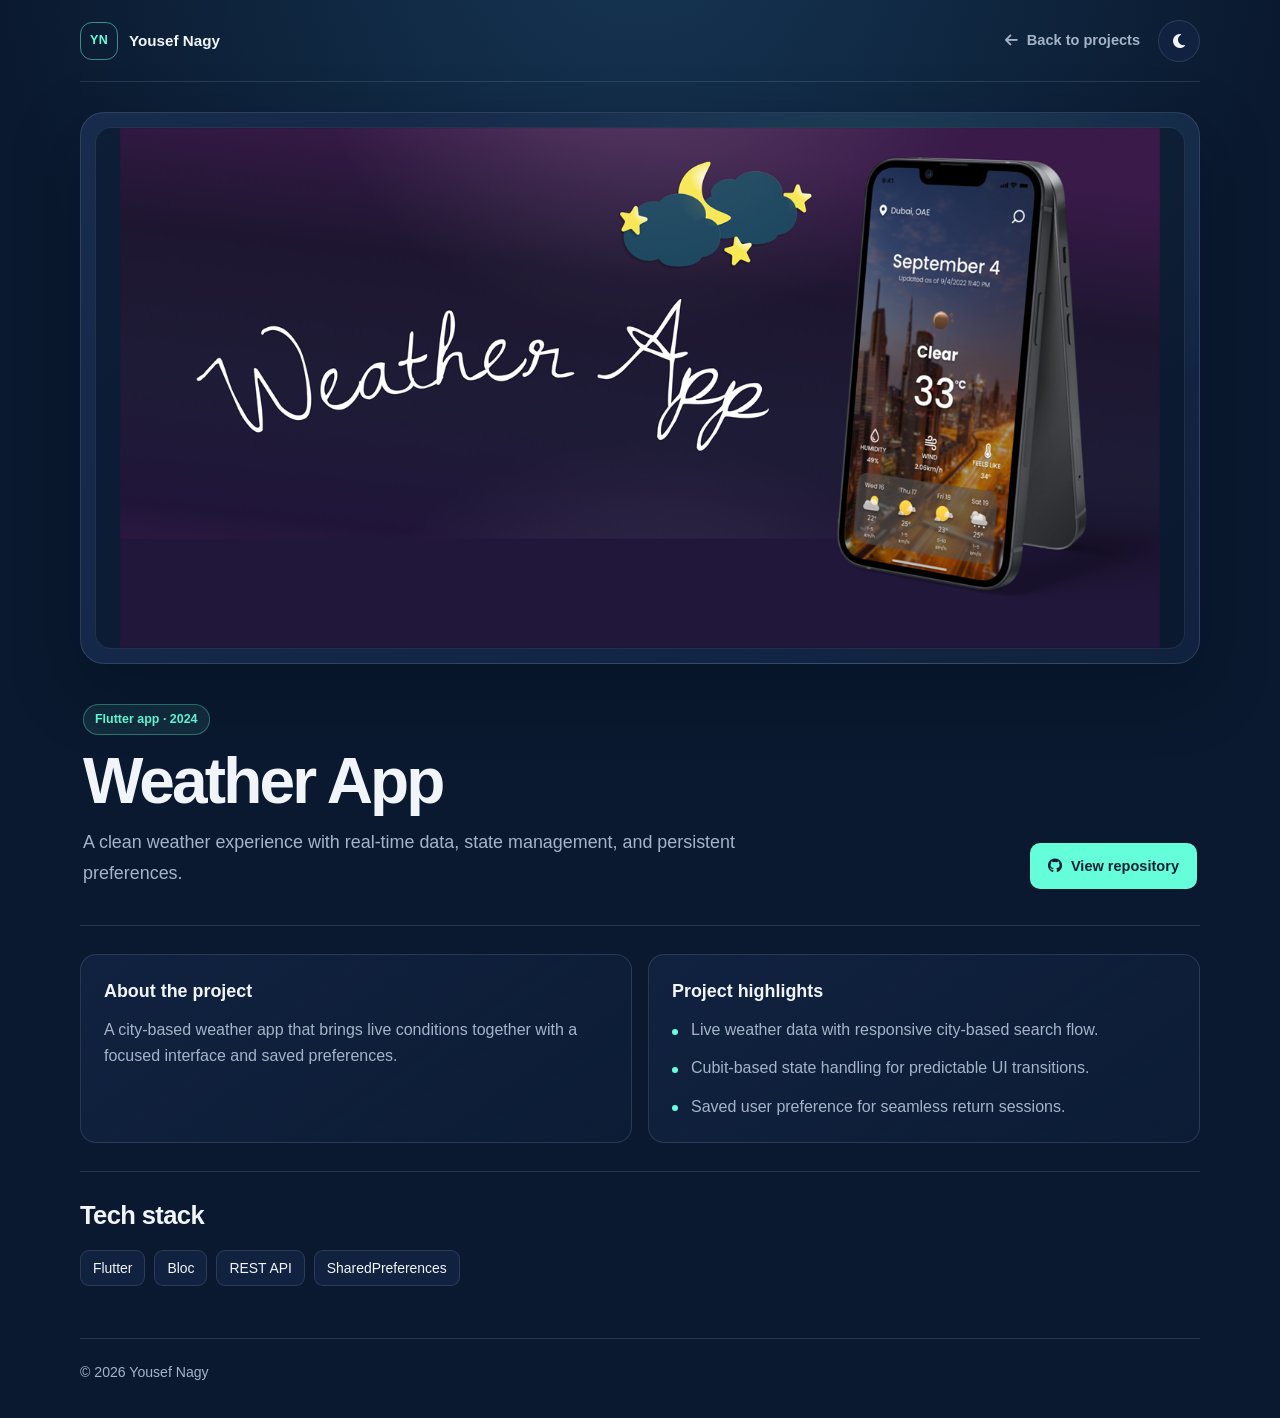
<file: projects/weather-app.html>
<!DOCTYPE html>
<html lang="en">
<head>
    <meta charset="UTF-8">
    <meta name="viewport" content="width=device-width, initial-scale=1.0">
    <meta name="theme-color" content="#0a192f">
    <meta name="description" content="A Flutter weather app with city search, Cubit state management, weather API data, and saved preferences.">
    <meta property="og:title" content="Weather App | Yousef Nagy">
    <meta property="og:description" content="A Flutter weather app with city search, Cubit state management, weather API data, and saved preferences.">
    <meta property="og:type" content="article">
    <meta name="twitter:card" content="summary">
    <meta name="twitter:title" content="Weather App | Yousef Nagy">
    <meta name="twitter:description" content="A Flutter weather app with city search, Cubit state management, weather API data, and saved preferences.">
    <link rel="icon" type="image/svg+xml" href="../favicon.svg">
    <title>Weather App | Yousef Nagy</title>
    <link rel="stylesheet" href="project-page.css">
    <link rel="stylesheet" href="https://cdnjs.cloudflare.com/ajax/libs/font-awesome/6.4.0/css/all.min.css">
</head>
<body>
    <a class="skip-link" href="#project-content">Skip to main content</a>
    <nav class="container top-bar" aria-label="Main navigation"><a class="brand" href="../index.html"><span class="brand-mark">YN</span><span>Yousef Nagy</span></a><div class="top-actions"><a class="back-link" href="../index.html#projects"><i class="fas fa-arrow-left" aria-hidden="true"></i>Back to projects</a><button id="project-theme-toggle" class="icon-btn" type="button" aria-label="Switch to light theme"><i class="fas fa-moon" aria-hidden="true"></i></button></div></nav>
    <main class="project-page" id="project-content">
        <section class="media-stage media-stage--single" aria-label="Weather App cover"><div class="media-feature"><img src="../img/weatherapp Cover.png" alt="Weather App cover artwork" fetchpriority="high"></div></section>
        <header class="project-intro"><div class="intro-copy"><span class="meta-badge">Flutter app · 2024</span><h1>Weather App</h1><p class="lead">A clean weather experience with real-time data, state management, and persistent preferences.</p></div><div class="actions"><a class="btn btn-primary" href="https://github.com/yousefnagy322/Weather-App" target="_blank" rel="noopener noreferrer"><i class="fab fa-github" aria-hidden="true"></i>View repository</a></div></header>
        <section class="project-section overview-grid" aria-label="Project overview"><article class="project-panel"><h2>About the project</h2><p>A city-based weather app that brings live conditions together with a focused interface and saved preferences.</p></article><article class="project-panel"><h2>Project highlights</h2><ul class="highlights"><li>Live weather data with responsive city-based search flow.</li><li>Cubit-based state handling for predictable UI transitions.</li><li>Saved user preference for seamless return sessions.</li></ul></article></section>
        <section class="project-section"><h2>Tech stack</h2><ul class="stack-list"><li class="chip">Flutter</li><li class="chip">Bloc</li><li class="chip">REST API</li><li class="chip">SharedPreferences</li></ul></section>
        <footer class="footer-note"><p>© <span id="current-year">2026</span> Yousef Nagy</p></footer>
    </main>
    <script src="project-page.js" defer></script>
</body>
</html>
</file>
<file: projects/project-page.css>
:root {
    color-scheme: dark;
    --page: #0a192f;
    --surface: #112240;
    --surface-raised: #172b4d;
    --text: #f1f5f9;
    --muted: #a5b4c8;
    --accent: #64ffda;
    --line: rgba(148, 163, 184, 0.2);
    --soft-accent: rgba(100, 255, 218, 0.09);
    --shadow: 0 24px 65px rgba(2, 12, 27, 0.34);
}

* { box-sizing: border-box; }

html { scroll-behavior: smooth; }

body {
    min-width: 320px;
    margin: 0;
    color: var(--text);
    background: var(--page);
    font-family: Inter, "Segoe UI", Tahoma, sans-serif;
    line-height: 1.65;
}

body::before {
    position: absolute;
    z-index: -1;
    top: 0;
    left: 0;
    width: 100%;
    height: 620px;
    background: radial-gradient(ellipse at 50% -20%, rgba(31, 75, 111, 0.58), transparent 72%);
    content: "";
    pointer-events: none;
}

body.light-mode {
    color-scheme: light;
    --page: #f5f8fc;
    --surface: #ffffff;
    --surface-raised: #edf3f9;
    --text: #10213a;
    --muted: #53657b;
    --accent: #087f74;
    --line: rgba(16, 33, 58, 0.14);
    --soft-accent: rgba(8, 127, 116, 0.08);
    --shadow: 0 24px 65px rgba(16, 33, 58, 0.1);
}

body.light-mode::before {
    background: radial-gradient(ellipse at 50% -20%, rgba(186, 218, 229, 0.72), transparent 72%);
}

a { color: inherit; }
button { font: inherit; }

.skip-link {
    position: fixed;
    z-index: 1000;
    top: 12px;
    left: 12px;
    padding: 12px 16px;
    border-radius: 8px;
    color: var(--page);
    background: var(--accent);
    font-weight: 700;
    text-decoration: none;
    transform: translateY(calc(-100% - 16px));
}

.skip-link:focus-visible { transform: translateY(0); }
:focus-visible { outline: 3px solid var(--accent); outline-offset: 3px; }

.container,
.project-page {
    width: min(1120px, calc(100% - 48px));
    margin-inline: auto;
}

.top-bar {
    min-height: 82px;
    display: flex;
    align-items: center;
    justify-content: space-between;
    gap: 20px;
    border-bottom: 1px solid var(--line);
}

.brand {
    display: inline-flex;
    align-items: center;
    gap: 11px;
    color: var(--text);
    font-size: 0.95rem;
    font-weight: 700;
    text-decoration: none;
}

.brand-mark {
    display: grid;
    width: 38px;
    aspect-ratio: 1;
    place-items: center;
    border: 1px solid rgba(100, 255, 218, 0.5);
    border-radius: 12px;
    color: var(--accent);
    font-size: 0.78rem;
    letter-spacing: 0.02em;
}

.top-actions { display: flex; align-items: center; gap: 18px; }

.back-link {
    display: inline-flex;
    align-items: center;
    gap: 9px;
    color: var(--muted);
    font-size: 0.91rem;
    font-weight: 600;
    text-decoration: none;
    transition: color 160ms ease;
}

.back-link:hover { color: var(--accent); }

.icon-btn,
.gallery-button {
    display: inline-grid;
    width: 42px;
    aspect-ratio: 1;
    flex: 0 0 auto;
    place-items: center;
    border: 1px solid var(--line);
    border-radius: 50%;
    color: var(--text);
    background: var(--surface);
    cursor: pointer;
    transition: border-color 160ms ease, background 160ms ease, transform 160ms ease;
}

.icon-btn:hover,
.gallery-button:hover:not(:disabled) {
    transform: translateY(-2px);
    border-color: var(--accent);
    background: var(--soft-accent);
}

.project-page { padding: 30px 0 0; }

.media-stage {
    position: relative;
    display: grid;
    min-height: 390px;
    grid-template-columns: minmax(0, 1.7fr) minmax(210px, 0.8fr);
    gap: 13px;
    overflow: hidden;
    padding: 14px;
    border: 1px solid var(--line);
    border-radius: 24px;
    background:
        radial-gradient(ellipse at 70% 10%, rgba(100, 255, 218, 0.1), transparent 42%),
        linear-gradient(135deg, var(--surface-raised), var(--surface));
    box-shadow: var(--shadow);
}

.media-stage--single { grid-template-columns: 1fr; }

.media-stage.image-carousel {
    display: block;
    min-height: 0;
    padding: 14px;
}

.media-stage.image-carousel .carousel-viewport { height: clamp(300px, 44vw, 520px); }
.media-stage.image-carousel .media-feature { width: 100%; height: 100%; min-height: 0; border: 0; background: transparent; }

.media-feature,
.media-detail {
    min-width: 0;
    overflow: hidden;
    border: 1px solid rgba(148, 163, 184, 0.16);
    border-radius: 16px;
    background: rgba(3, 13, 28, 0.42);
}

.media-feature { display: grid; min-height: 360px; place-items: center; }

.media-feature img {
    display: block;
    width: 100%;
    height: 100%;
    max-height: 520px;
    object-fit: contain;
}

.media-stage--screens {
    min-height: 390px;
    height: clamp(330px, 38vw, 440px);
    grid-template-columns: repeat(3, minmax(0, 1fr));
}

.media-stage--screens .media-feature,
.media-stage--screens .media-detail {
    display: grid;
    min-height: 0;
    place-items: center;
    background: rgba(3, 13, 28, 0.32);
}

.media-stage--screens .media-feature img,
.media-stage--screens .media-detail img {
    width: 100%;
    height: 100%;
    max-height: 100%;
    object-fit: contain;
}

.media-side { display: grid; min-height: 0; grid-template-rows: 1fr 1fr; gap: 13px; }
.media-detail { display: grid; min-height: 0; place-items: center; }
.media-detail img { display: block; width: 100%; height: 100%; max-height: 250px; object-fit: contain; }

.media-stage--illustration {
    min-height: 320px;
    grid-template-columns: 1fr;
    place-items: center;
}

.project-mark-art {
    display: grid;
    width: min(320px, 65vw);
    aspect-ratio: 1;
    place-items: center;
    border: 1px solid rgba(100, 255, 218, 0.28);
    border-radius: 38px;
    color: var(--accent);
    background: linear-gradient(145deg, var(--soft-accent), rgba(100, 255, 218, 0.015));
    box-shadow: inset 0 0 70px rgba(100, 255, 218, 0.04), 0 22px 60px rgba(0, 0, 0, 0.22);
    font-size: clamp(4rem, 12vw, 7rem);
}

.project-intro {
    display: grid;
    grid-template-columns: minmax(0, 1fr) auto;
    align-items: end;
    gap: 28px;
    padding: 40px 3px 36px;
}

.intro-copy { max-width: 760px; }

.meta-badge {
    display: inline-flex;
    align-items: center;
    min-height: 30px;
    margin-bottom: 12px;
    padding: 4px 11px;
    border: 1px solid rgba(100, 255, 218, 0.34);
    border-radius: 999px;
    color: var(--accent);
    background: var(--soft-accent);
    font-size: 0.78rem;
    font-weight: 650;
}

h1, h2, h3, p { margin-top: 0; }

h1 {
    max-width: 18ch;
    margin-bottom: 11px;
    font-size: clamp(2.35rem, 5vw, 4.15rem);
    line-height: 1.08;
    letter-spacing: -0.045em;
}

.lead {
    max-width: 68ch;
    margin-bottom: 0;
    color: var(--muted);
    font-size: clamp(1rem, 1.5vw, 1.12rem);
    line-height: 1.75;
}

.actions { display: flex; flex-wrap: wrap; gap: 10px; }

.btn {
    display: inline-flex;
    min-height: 46px;
    align-items: center;
    justify-content: center;
    gap: 9px;
    padding: 0 17px;
    border: 1px solid transparent;
    border-radius: 10px;
    font-size: 0.91rem;
    font-weight: 700;
    text-decoration: none;
    transition: background 160ms ease, border-color 160ms ease, transform 160ms ease;
}

.btn:hover { transform: translateY(-2px); }
.btn-primary { color: #082033; background: var(--accent); }
.btn-primary:hover { background: #8affdf; }
.btn-secondary { border-color: var(--line); color: var(--text); background: var(--surface); }
.btn-secondary:hover { border-color: var(--accent); }

.project-section { padding: 28px 0; border-top: 1px solid var(--line); }

.section-heading {
    display: flex;
    align-items: end;
    justify-content: space-between;
    gap: 20px;
    margin-bottom: 19px;
}

.section-heading h2,
.project-section > h2 {
    margin-bottom: 0;
    font-size: clamp(1.35rem, 2vw, 1.7rem);
    line-height: 1.25;
    letter-spacing: -0.025em;
}

.overview-grid { display: grid; grid-template-columns: 1fr 1fr; gap: 16px; }

.project-panel {
    min-width: 0;
    padding: 22px 23px;
    border: 1px solid var(--line);
    border-radius: 16px;
    background: linear-gradient(145deg, var(--surface), rgba(17, 34, 64, 0.4));
}

body.light-mode .project-panel { background: var(--surface); }
.project-panel h2, .project-panel h3 { margin-bottom: 10px; font-size: 1.12rem; }
.project-panel p { margin-bottom: 0; color: var(--muted); }

.highlights { display: grid; gap: 12px; margin: 0; padding: 0; list-style: none; }

.highlights li {
    position: relative;
    padding-left: 19px;
    color: var(--muted);
}

.highlights li::before {
    position: absolute;
    top: 0.73em;
    left: 0;
    width: 6px;
    height: 6px;
    border-radius: 50%;
    background: var(--accent);
    content: "";
}

.stack-list { display: flex; flex-wrap: wrap; gap: 9px; margin: 18px 0 0; padding: 0; list-style: none; }

.chip {
    display: inline-flex;
    min-height: 36px;
    align-items: center;
    padding: 5px 12px;
    border: 1px solid var(--line);
    border-radius: 9px;
    color: var(--text);
    background: var(--surface);
    font-size: 0.87rem;
}

.gallery-tools { display: flex; align-items: center; gap: 9px; }
.gallery-tools:empty { display: none; }
.gallery-count { min-width: 52px; color: var(--muted); font-size: 0.84rem; text-align: center; font-variant-numeric: tabular-nums; }
.gallery-button:disabled { opacity: 0.35; cursor: default; }

.gallery { position: relative; display: block; min-height: 455px; overflow: hidden; padding: 0; border: 1px solid var(--line); border-radius: 16px; background: var(--surface); touch-action: pan-y; }

.gallery[hidden] { display: none; }

.shot {
    width: 100%;
    margin: 0;
    overflow: hidden;
    background: transparent;
}

.shot[hidden], .carousel-slide[hidden] { display: none !important; }

.shot img {
    display: block;
    width: 100%;
    height: 390px;
    object-fit: contain;
    background: rgba(3, 13, 28, 0.35);
}

.shot figcaption { min-height: 48px; padding: 10px 13px; color: var(--muted); font-size: 0.88rem; }

.gallery-pagination { position: absolute; z-index: 4; bottom: 12px; left: 50%; margin: 0; transform: translateX(-50%); }

.image-carousel {
    position: relative;
    min-width: 0;
    touch-action: pan-y;
}

.carousel-viewport { display: grid; width: 100%; height: 100%; place-items: center; }
.carousel-slide { display: grid; width: 100%; min-width: 0; height: 100%; place-items: center; }

.carousel-arrow {
    position: absolute;
    z-index: 4;
    top: 50%;
    display: grid;
    width: 42px;
    aspect-ratio: 1;
    place-items: center;
    transform: translateY(-50%);
    border: 1px solid rgba(148, 163, 184, 0.35);
    border-radius: 50%;
    color: #f1f5f9;
    background: rgba(8, 20, 38, 0.78);
    box-shadow: 0 5px 18px rgba(0, 0, 0, 0.22);
    cursor: pointer;
    backdrop-filter: blur(8px);
    transition: border-color 150ms ease, background 150ms ease, transform 150ms ease;
}

.carousel-arrow:hover { transform: translateY(-50%) scale(1.06); border-color: var(--accent); background: rgba(8, 20, 38, 0.94); }
.carousel-arrow--previous { left: 14px; }
.carousel-arrow--next { right: 14px; }

.carousel-pagination {
    display: flex;
    align-items: center;
    justify-content: center;
    gap: 7px;
}

.carousel-pagination[hidden] { display: none; }

.carousel-dot {
    width: 8px;
    height: 8px;
    flex: 0 0 auto;
    padding: 0;
    border: 0;
    border-radius: 999px;
    background: rgba(148, 163, 184, 0.62);
    cursor: pointer;
    transition: width 160ms ease, background 160ms ease;
}

.carousel-dot[aria-current="true"] { width: 22px; background: var(--accent); }

.carousel-counter {
    position: absolute;
    z-index: 4;
    bottom: 12px;
    left: 50%;
    transform: translateX(-50%);
    padding: 3px 10px;
    border: 1px solid rgba(148, 163, 184, 0.28);
    border-radius: 999px;
    color: #f1f5f9;
    background: rgba(8, 20, 38, 0.78);
    font-size: 0.78rem;
    font-variant-numeric: tabular-nums;
    line-height: 1.4;
}

.carousel-counter[hidden] { display: none; }

#cancerscan-gallery .shot { cursor: zoom-in; }
#cancerscan-gallery .shot img:focus-visible { outline: 3px solid var(--accent); outline-offset: -3px; }

.footer-note {
    margin-top: 24px;
    padding: 22px 0 34px;
    border-top: 1px solid var(--line);
    color: var(--muted);
    font-size: 0.88rem;
}

.footer-note p { margin: 0; }

.lightbox {
    position: fixed;
    z-index: 1200;
    inset: 0;
    display: none;
    align-items: center;
    justify-content: center;
    padding: 24px;
    background: rgba(2, 10, 24, 0.9);
}

.lightbox.open { display: flex; }
.lightbox-dialog { position: relative; display: flex; width: min(560px, 100%); max-height: 92vh; flex-direction: column; gap: 10px; }
.lightbox-image-wrap { overflow: hidden; border: 1px solid rgba(100, 255, 218, 0.38); border-radius: 15px; background: #081120; }
.lightbox-image { display: block; width: 100%; max-height: 78vh; object-fit: contain; }
.lightbox-caption { margin: 0; color: #e7eef8; text-align: center; }
.lightbox-close { position: absolute; z-index: 1; top: 10px; right: 10px; }

:focus-visible { outline: 3px solid var(--accent); outline-offset: 3px; }

@media (max-width: 760px) {
    .container, .project-page { width: min(100% - 32px, 600px); }
    .top-bar { min-height: 72px; }
    .top-actions { gap: 12px; }
    .media-stage { min-height: 0; grid-template-columns: minmax(0, 1.5fr) minmax(100px, 0.7fr); gap: 9px; padding: 9px; border-radius: 19px; }
    .media-stage--screens { height: 360px; min-height: 0; grid-template-columns: repeat(3, minmax(0, 1fr)); }
    .media-stage.image-carousel { padding: 9px; }
    .media-stage.image-carousel .carousel-viewport { height: 390px; }
    .media-feature { min-height: 310px; }
    .media-side { gap: 9px; }
    .project-intro { grid-template-columns: 1fr; gap: 19px; padding: 30px 2px; }
    .actions { align-items: stretch; }
    .overview-grid { grid-template-columns: 1fr; }
    .project-section { padding: 24px 0; }
    .gallery { min-height: 410px; }
    .shot img { height: 360px; }
}

@media (max-width: 480px) {
    .container, .project-page { width: calc(100% - 28px); }
    .brand { gap: 8px; font-size: 0.84rem; }
    .brand-mark { width: 34px; }
    .top-actions { gap: 9px; }
    .back-link { gap: 6px; font-size: 0.78rem; }
    .icon-btn { width: 38px; }
    .project-page { padding-top: 17px; }
    .media-stage { grid-template-columns: minmax(0, 1fr) 84px; gap: 7px; padding: 7px; }
    .media-stage--screens { height: 300px; grid-template-columns: repeat(2, minmax(0, 1fr)); }
    .media-stage--screens > :nth-child(3) { display: none; }
    .media-feature { min-height: 255px; }
    .media-side { gap: 7px; }
    .media-feature, .media-detail { border-radius: 11px; }
    .media-stage--illustration { min-height: 250px; }
    .project-mark-art { width: 185px; border-radius: 26px; }
    .project-intro { padding: 26px 1px; }
    h1 { font-size: clamp(2.1rem, 11vw, 3.1rem); }
    .btn { flex: 1 1 auto; padding-inline: 12px; font-size: 0.86rem; }
    .project-panel { padding: 18px; }
    .section-heading { align-items: center; gap: 10px; }
    .gallery-tools { gap: 6px; }
    .gallery-button { width: 38px; }
    .media-stage.image-carousel .carousel-viewport { height: 310px; }
    .gallery { min-height: 370px; }
    .shot img { height: 320px; }
    .carousel-arrow { width: 36px; }
    .carousel-arrow--previous { left: 8px; }
    .carousel-arrow--next { right: 8px; }
}

@media (prefers-reduced-motion: reduce) {
    *, *::before, *::after { scroll-behavior: auto !important; animation-duration: 0.001ms !important; animation-iteration-count: 1 !important; transition-duration: 0.001ms !important; }
}
</file>
